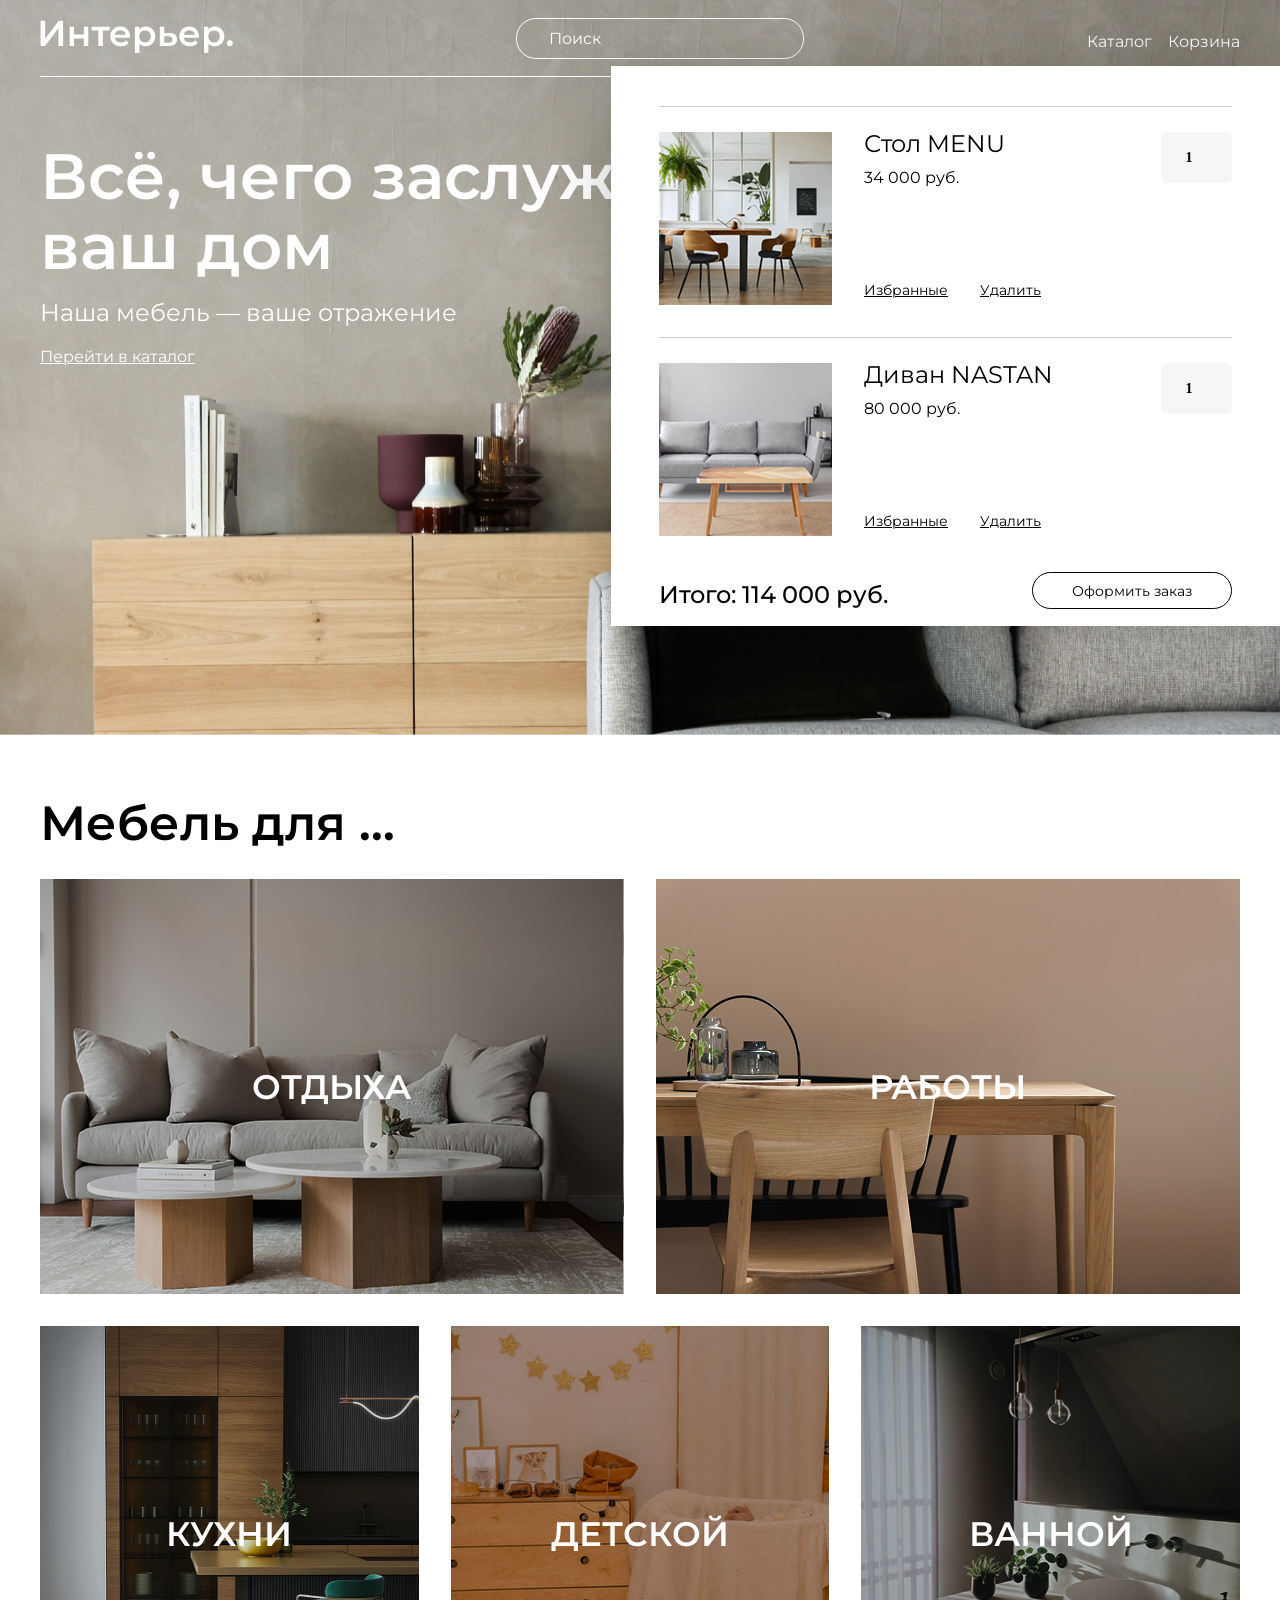
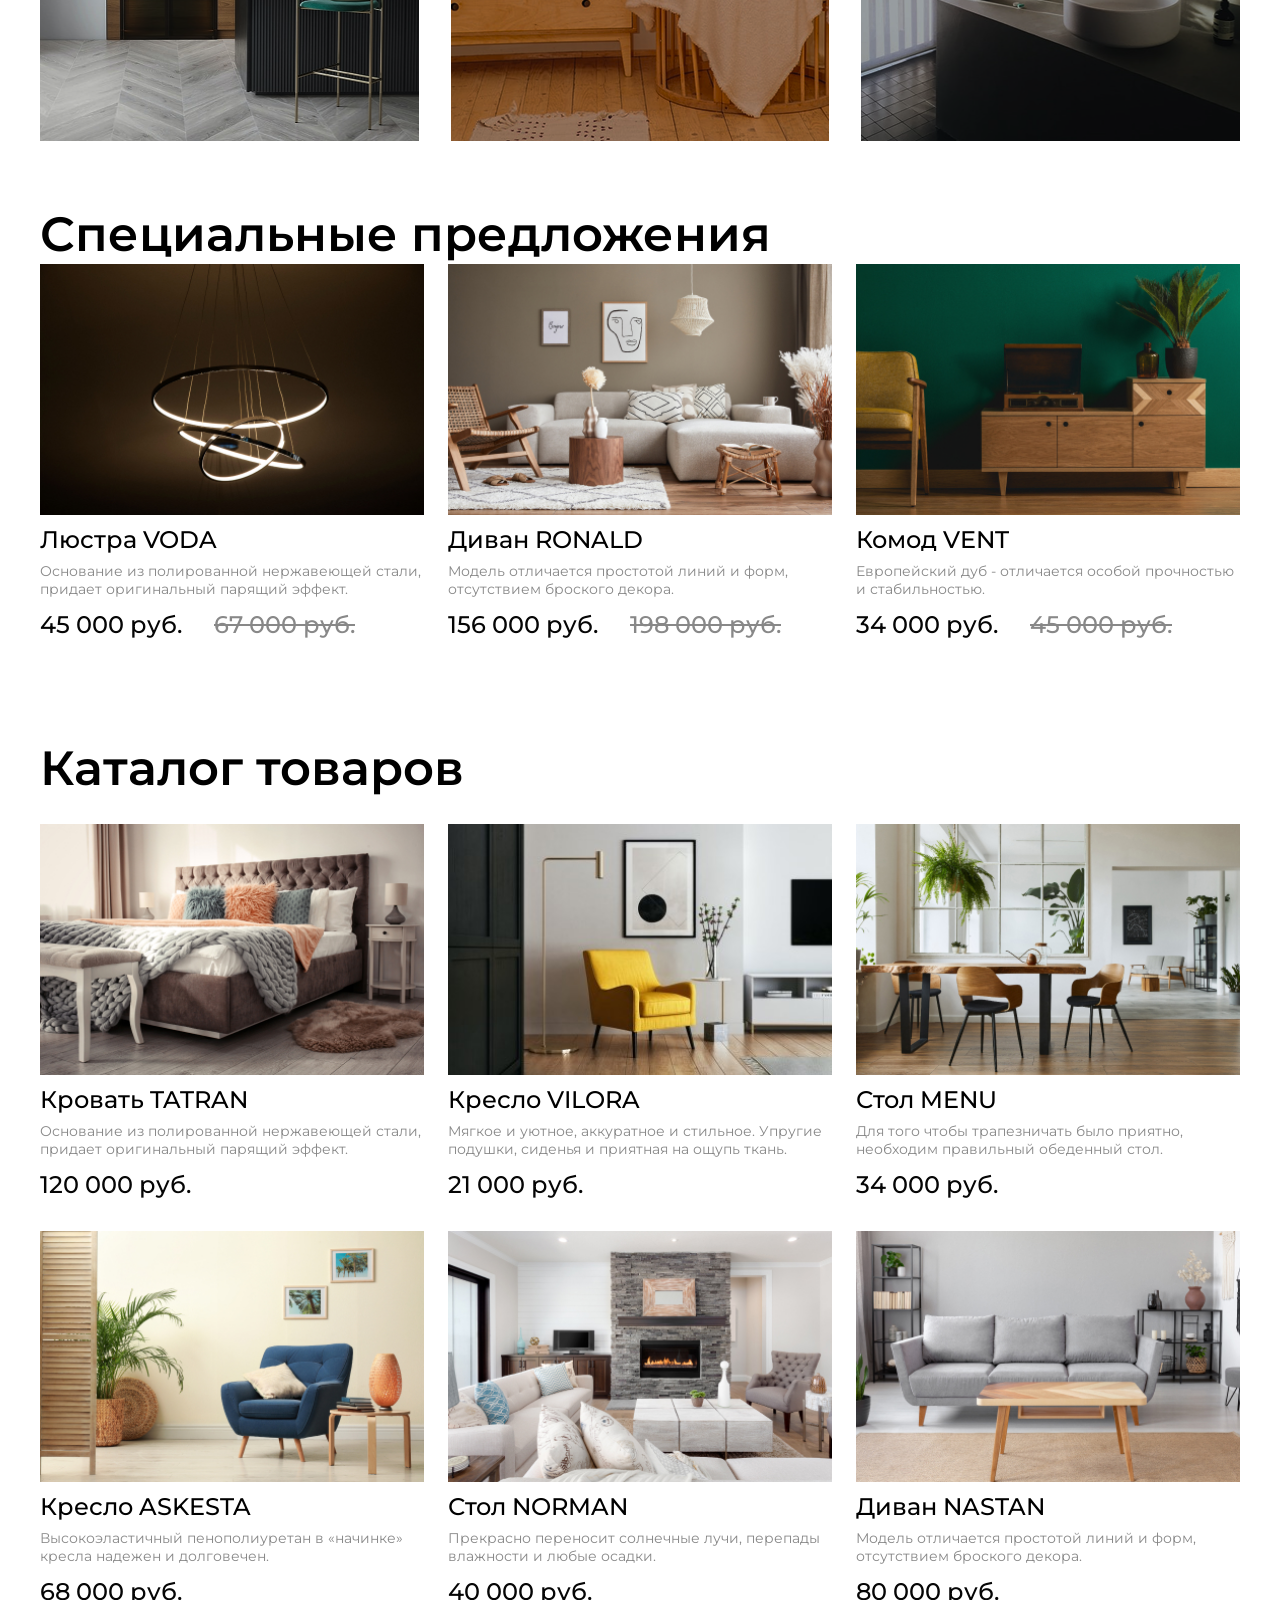
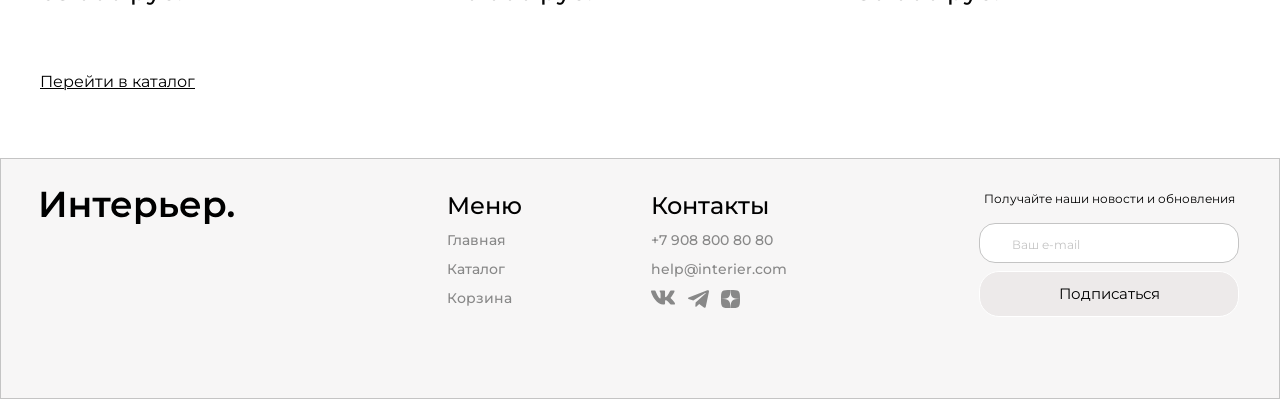
<file: index.html>
<!DOCTYPE html>
<html lang="en">
<head>
    <meta charset="UTF-8">
    <meta name="viewport" content="width=device-width, initial-scale=1.0">
    <title>Main</title>
    <link rel="preconnect" href="https://fonts.googleapis.com">
    <link rel="preconnect" href="https://fonts.gstatic.com" crossorigin>
    <link href="https://fonts.googleapis.com/css2?family=Montserrat:wght@100..900&display=swap" rel="stylesheet">
    <link rel="stylesheet" href="style.css">
</head>
<body>
    <div class="top center">
        <header class="header"> 
            <a class="logo" href="index.html"><img class="logo__img" src="./img/logo.svg" alt="logo"></a>
            <input class="header__input" type="text" placeholder="Поиск"> 
            <nav class="nav">
                <a href="catalog.html" class="nav__link">Каталог</a>
                <a href="bascet.html" class="nav__link nav__link-block">Корзина</a>
            </nav> 
            <div class="nav__container"> 
                <div class="cart__product">
                    <div class="cart__product-left">
                        <img src="./img/image 51.png" class="cart__product-img" alt="Нет изображения">
                        <div class="cart__product-description-nav">
                            <div class="cart__product-name">
                               <h2 class="cart__product-title">Стол MENU</h2>
                                <p class="cart__product-price">34 000 руб.</p>
                            </div>
                            <div class="cart__product-buttons">
                                <a href="#" class="cart__product-button">Избранные</a>
                                <a href="#" class="cart__product-button">Удалить</a>
                            </div>
                        </div>
                    </div>
                    <input type="number" value="1" min="1" class="cart__product-amount">
                </div>
                <div class="cart__product">
                    <div class="cart__product-left">
                        <img src="./img/image 51 (1).png" class="cart__product-img" alt="Нет изображения">
                        <div class="cart__product-description-nav">
                            <div class="cart__product-name">
                                <h2 class="cart__product-title">Диван NASTAN</h2>
                                <p class="cart__product-price">80 000 руб.</p> 
                            </div>
                            <div class="cart__product-buttons">
                                <a href="#" class="cart__product-button">Избранные</a>
                                <a href="#" class="cart__product-button">Удалить</a>
                            </div>
                        </div>
                    </div>
                    <input type="number" value="1" min="1" class="cart__product-amount">
                </div>
                <div class="cart__buttons-nav">
                    <p class="product__price">Итого: 114 000 руб.</p>
                    <button class="cart__button">Оформить заказ</button>
                </div>
            </div>
            <div class="menu-mob">
                <a href="#"><img class="menu-mob__img" src="./img/find.png"></img></a>
                <a href="catalog.html" class="menu-mob__img"><img class="menu-mob__img" src="./img/box.png"></a>
                <a href="bascet.html" class="menu-mob__img"><img class="menu-mob__img" src="./img/jam_shopping-cart.png"></a>
            </div>
        </header>
        <section class="top__content">
            <h1 class="top__title">Всё, чего заслуживает ваш дом</h1>
            <p class="top__subtitle">Наша мебель — ваше отражение</p>
            <a class="top__catalog-link" href="catalog.html">Перейти в каталог</a>
        </section>
    </div>
    <section class="for center">
        <h2 class="for__title">Мебель для ...</h2>
        <div class="for__box">
            <div class="for__item for__item-1 for__item-big">ОТДЫХА</div>
            <div class="for__item for__item-2 for__item-big">РАБОТЫ</div>
            <div class="for__item for__item-3">КУХНИ</div>
            <div class="for__item for__item-4">ДЕТСКОЙ</div>
            <div class="for__item for__item-5">ВАННОЙ</div>
        </div>
    </section>
    <section class="special-offers center">
        <h2  class="special-offers__title">Специальные предложения</h2>
        <div class="product__content">
            <article class="product__article"> 
                <img src="./img/Rectangle 22.jpg" alt="Люстра VODA" class="product__img">
                <h3 class="product__title">Люстра VODA</h3>
                <p class="product__description">Основание из полированной нержавеющей стали, придает оригинальный парящий эффект.</p>
                <div class="product__price-box">
                    <p class="product__price">45 000 руб.</p>
                    <p class="product__price_old">67 000 руб.</p>
                </div>
            </article>
            <article class="product__article"> 
                <img class="product__img" src="./img/Rectangle 23.jpg" alt="Диван RONALD">
                <h3 class="product__title">Диван RONALD</h3>
                <p class="product__description">Модель отличается простотой линий и форм, отсутствием броского декора.</p>
                <div class="product__price-box">
                    <p class="product__price">156 000 руб.</p>
                    <p class="product__price_old">198 000 руб.</p>
                </div>
            </article>
            <article class="product__article"> 
                <img class="product__img" src="./img/Rectangle 24.jpg" alt="Комод VENT">
                <h3 class="product__title">Комод VENT</h3>
                <p class="product__description">Европейский дуб - отличается особой прочностью и стабильностью.</p>
                <div class="product__price-box">
                    <p class="product__price">34 000 руб.</p>
                    <p class="product__price_old">45 000 руб.</p>
                </div>
            </article>
        </div>
    </section>
    <section class="catalog center">
        <h2  class="catalog__title">Каталог товаров</h2>
        <div class="product__content">
            <article class="product__article">
                <img class="product__img" src="./img/Rectangle 22 (1).jpg" alt="Нет изображения">
                <h3 class="product__title">Кровать TATRAN</h3>
                <p class="product__description">Основание из полированной нержавеющей стали, придает оригинальный парящий эффект.</p>
                <p class="product__price">120 000 руб.</p>
            </article> 
            <article class="product__article">
                <img class="product__img"src="./img/product1.png" alt="Нет изображения">
                <h3 class="product__title">Кресло VILORA</h3>
                <p class="product__description">Мягкое и уютное, аккуратное и стильное. Упругие подушки, сиденья и приятная на ощупь ткань.</p>
                <p class="product__price">21 000 руб.</p>
            </article>
            <article class="product__article">
                <img class="product__img" src="./img/Rectangle 24 (1).jpg" alt="Нет изображения">
                <h3 class="product__title">Стол MENU</h3>
                <p class="product__description">Для того чтобы трапезничать было приятно, необходим правильный обеденный стол.</p>
                <p class="product__price">34 000 руб.</p>
            </article>
            <article class="product__article">
                <img class="product__img" src="./img/Rectangle 22 (2).jpg" alt="Нет изображения">
                <h3 class="product__title">Кресло ASKESTA</h3>
                <p class="product__description">Высокоэластичный пенополиуретан в «начинке» кресла надежен и долговечен.</p>
                <p class="product__price">68 000 руб.</p>
            </article>
            <article class="product__article">
                <img class="product__img" src="./img/Rectangle 23 (1).jpg" alt="Нет изображения">
                <h3 class="product__title">Стол NORMAN</h3>
                <p class="product__description">Прекрасно переносит солнечные лучи, перепады влажности и любые осадки.</p>
                <p class="product__price">40 000 руб.</p>
            </article>
            <article class="product__article">
                <img class="product__img" src="./img/Rectangle 24 (2).jpg" alt="Нет изображения">
                <h3 class="product__title">Диван NASTAN</h3>
                <p class="product__description">Модель отличается простотой линий и форм, отсутствием броского декора.</p>
                <p class="product__price">80 000 руб.</p>
            </article>
        </div>
        <a href="catalog.html" class="new-catalog-link">Перейти в каталог</a>
    </section>
    <footer class="footer center">
        <img src="./img/logo1.svg" alt="logo" class="footer__logo">
        <div class="footer__content">
            <div class="footer__info">
                <nav class="footer__menu">
                    <h4 class="footer__menu-contacts">Меню</h4>
                    <a href="index.html" class="footer__links">Главная</a>
                    <a href="catalog.html" class="footer__links">Каталог</a>
                    <a href="bascet.html" class="footer__links">Корзина</a>
                </nav>
                <div class="footer__contacts">
                    <h4 class="footer__menu-contacts">Контакты</h4>
                    <a href="tel:+79088008080"  class="number">+7 908 800 80 80</a> <a href="mailto:help@interier.com" class="email">help@interier.com</a>
                    <div class="footer__contacts-logo">
                        <a href="sosh:vk.svg"><svg class="footer__icon" width="25" height="15" viewBox="0 0 25 15" fill="none" xmlns="http://www.w3.org/2000/svg">
                            <path fill-rule="evenodd" clip-rule="evenodd" d="M23.4813 1.4375C23.6473 0.891502 23.4813 0.489502 22.6863 0.489502H20.0613C19.3933 0.489502 19.0852 0.836502 18.9182 1.2195C18.9182 1.2195 17.5833 4.4155 15.6923 6.4915C15.0802 7.0935 14.8022 7.2845 14.4683 7.2845C14.3013 7.2845 14.0503 7.0935 14.0503 6.5465V1.4375C14.0503 0.781502 13.8663 0.489502 13.3103 0.489502H9.18225C8.76525 0.489502 8.51425 0.793502 8.51425 1.0825C8.51425 1.7035 9.46025 1.8475 9.55725 3.5955V7.3935C9.55725 8.2265 9.40425 8.3775 9.07025 8.3775C8.18025 8.3775 6.01525 5.1665 4.73025 1.4925C4.48125 0.777502 4.22925 0.489502 3.55825 0.489502H0.93125C0.18125 0.489502 0.03125 0.836502 0.03125 1.2195C0.03125 1.9015 0.92125 5.2895 4.17625 9.7705C6.34625 12.8305 9.40125 14.4895 12.1842 14.4895C13.8532 14.4895 14.0592 14.1215 14.0592 13.4865V11.1735C14.0592 10.4365 14.2172 10.2895 14.7463 10.2895C15.1363 10.2895 15.8033 10.4815 17.3612 11.9565C19.1413 13.7055 19.4342 14.4895 20.4363 14.4895H23.0613C23.8113 14.4895 24.1873 14.1215 23.9713 13.3935C23.7332 12.6695 22.8833 11.6185 21.7563 10.3715C21.1443 9.6615 20.2262 8.8965 19.9473 8.5135C19.5583 8.0225 19.6693 7.8035 19.9473 7.3665C19.9473 7.3665 23.1472 2.9405 23.4802 1.4375H23.4813Z" fill="#888888"/>
                            </svg>
                            </a> 
                        <a href="sosh:telegram.svg"><svg class="footer__icon" width="21" height="18" viewBox="0 0 21 18" fill="none" xmlns="http://www.w3.org/2000/svg">
                            <path d="M19.2957 0.363004L0.690684 7.57461C-0.0580144 7.91045 -0.311245 8.58298 0.509724 8.94798L5.28271 10.4727L16.8232 3.30353C17.4533 2.85347 18.0984 2.97348 17.5433 3.46858L7.63159 12.4893L7.32024 16.3069C7.60862 16.8964 8.13666 16.8991 8.47348 16.6061L11.2157 13.998L15.9122 17.533C17.003 18.1821 17.5965 17.7632 17.8312 16.5735L20.9117 1.91163C21.2315 0.447168 20.6861 -0.19809 19.2957 0.363004Z" fill="#888888"/>
                            </svg>
                            </a> 
                        <a href="sosh:dzen.svg"><svg class="footer__icon" width="19" height="18" viewBox="0 0 19 18" fill="none" xmlns="http://www.w3.org/2000/svg">
                            <path d="M11.3326 10.7357C9.83979 12.195 9.73122 14.0143 9.60229 18C13.5244 18 16.2319 17.9871 17.6298 16.7014C18.9869 15.3771 19.0005 12.69 19.0005 9.09643C14.7934 9.225 12.873 9.32143 11.3326 10.7357ZM0.00050354 9.09643C0.00050354 12.69 0.014075 15.3771 1.37122 16.7014C2.76907 17.9871 5.47657 18 9.39872 18C9.263 14.0143 9.16122 12.195 7.66836 10.7357C6.128 9.32143 4.20765 9.21857 0.00050354 9.09643ZM9.39872 0C5.48336 0 2.76907 0.0128571 1.37122 1.29857C0.014075 2.62286 0.00050354 5.31 0.00050354 8.90357C4.20765 8.775 6.128 8.67857 7.66836 7.26429C9.16122 5.805 9.26979 3.98571 9.39872 0ZM11.3326 7.26429C9.83979 5.805 9.73122 3.98571 9.60229 0C13.5244 0 16.2319 0.0128571 17.6298 1.29857C18.9869 2.62286 19.0005 5.31 19.0005 8.90357C14.7934 8.775 12.873 8.67857 11.3326 7.26429Z" fill="#888888"/>
                            </svg>
                            </a>
                    </div>
                </div>
            </div>
            <form class="footer__form">
                <p  class="news-updates">Получайте наши новости и обновления</p>
                <input type="email"  class="email-input" placeholder="Ваш e-mail">
                <button type="submit"  class="button-submit">Подписаться</button>
            </form>
        </div>
    </footer>
</body>
</html>
</file>
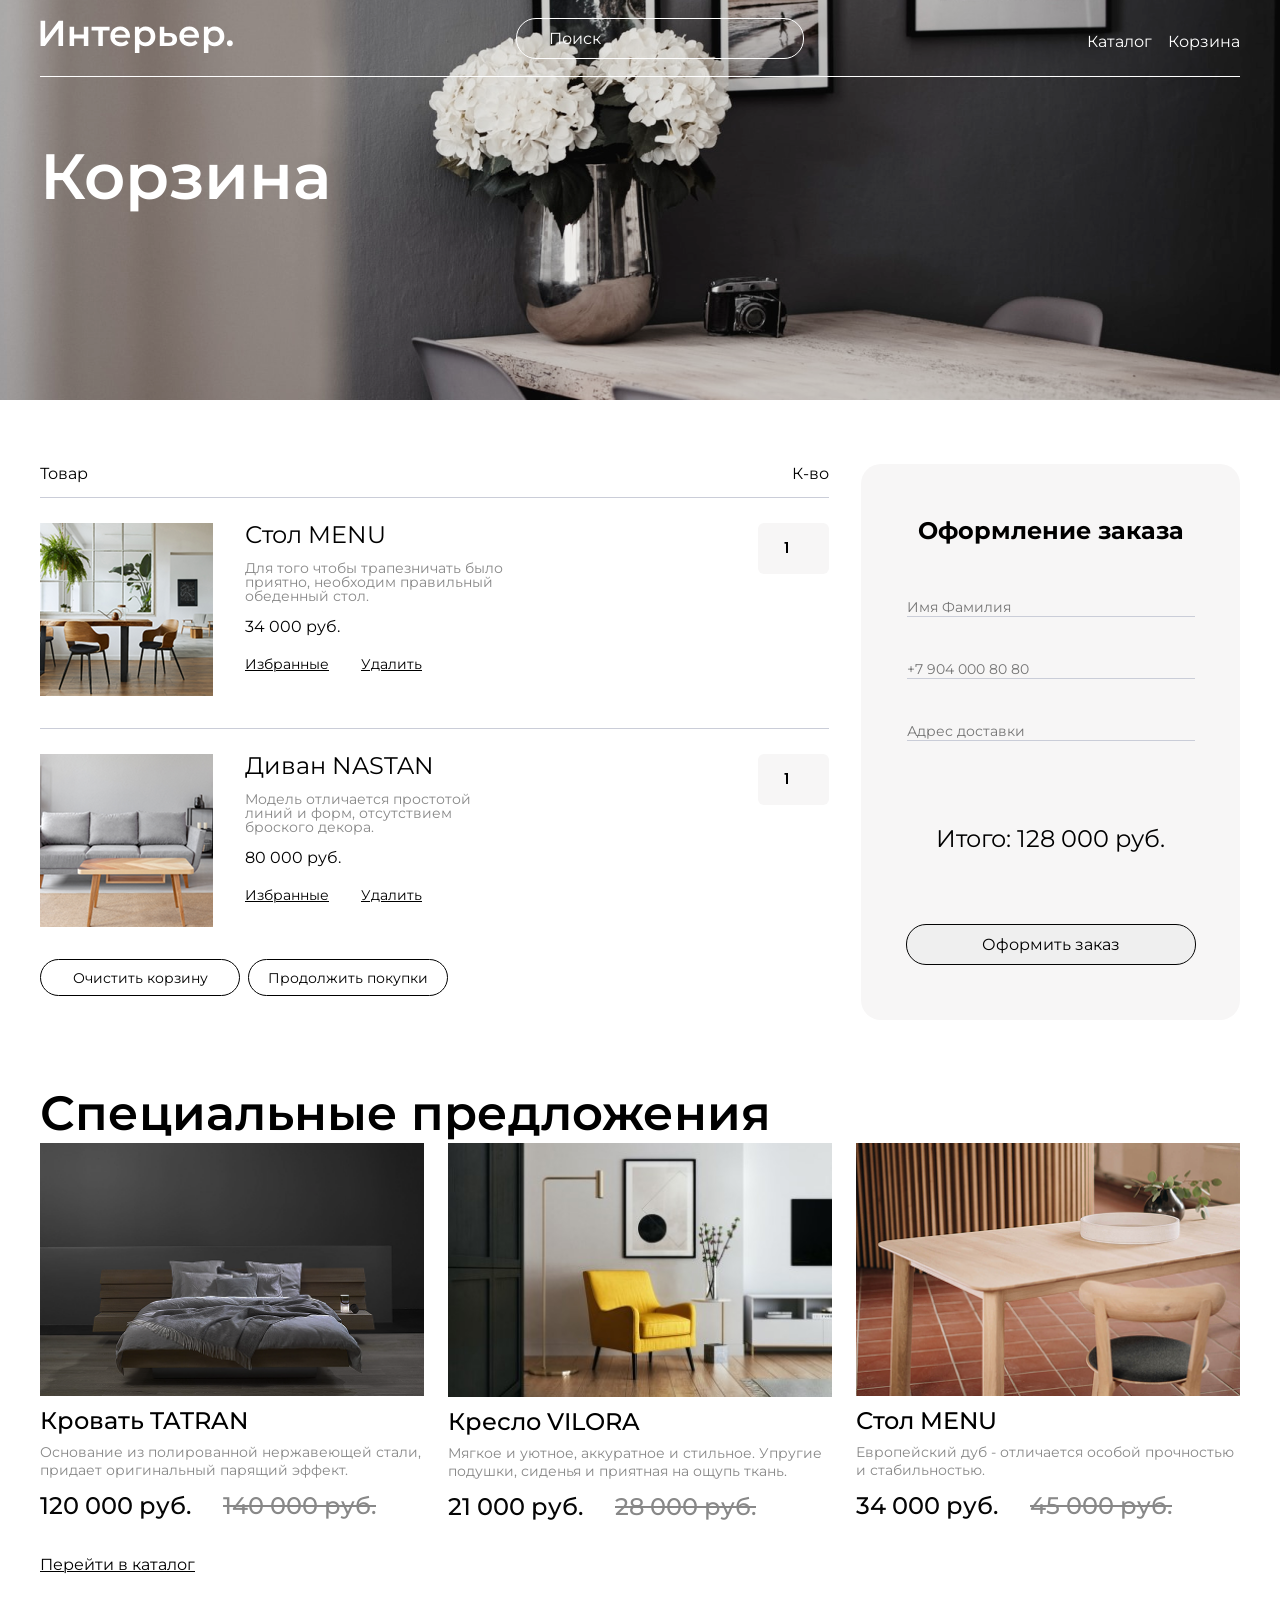
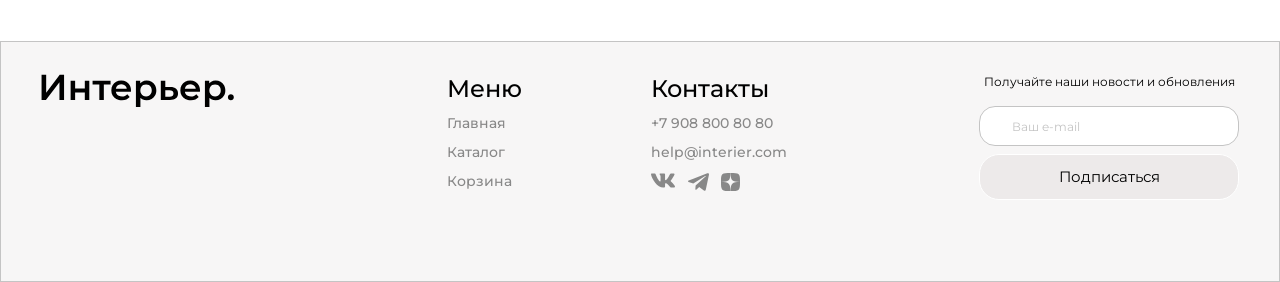
<file: bascet.html>
<!DOCTYPE html>
<html lang="en">
<head>
    <meta charset="UTF-8">
    <meta name="viewport" content="width=device-width, initial-scale=1.0">
    <title>Bascet</title>
    <link rel="preconnect" href="https://fonts.googleapis.com">
    <link rel="preconnect" href="https://fonts.gstatic.com" crossorigin>
    <link href="https://fonts.googleapis.com/css2?family=Poppins:wght@600&display=swap" rel="stylesheet">
    <link rel="preconnect" href="https://fonts.googleapis.com">
    <link rel="preconnect" href="https://fonts.gstatic.com" crossorigin>
    <link href="https://fonts.googleapis.com/css2?family=Montserrat:wght@100..900&display=swap" rel="stylesheet">
    <link rel="stylesheet" href="style.css">
</head>
<body>
    <div class="bascet-top center">
        <header class="header"> 
            <a class="logo" href="index.html"><img class="logo__img" src="./img/logo.svg" alt="logo"></a>
            <input class="header__input" type="text" placeholder="Поиск"> 
            <nav class="nav">
                <a href="catalog.html" class="nav__link">Каталог</a>
                <a href="bascet.html" class="nav__link">Корзина</a>
            </nav> 
            <div class="menu-mob">
                <a href="#"><img class="menu-mob__img" src="./img/find.png"></img></a>
                <a href="catalog.html" class="menu-mob__img"><img class="menu-mob__img" src="./img/box.png"></a>
                <a href="bascet.html" class="menu-mob__img"><img class="menu-mob__img" src="./img/jam_shopping-cart.png"></a>
            </div> 
        </header>
        <section class="top__content">
            <h1 class="top__title">Корзина</h1>
        </section>
    </div>
    <section class="cart center">
        <div class="cart__input">
            <div class="cart__input-top">
                <p class="cart__input-top1">Товар</p>
                <p class="cart__input-top2">К-во</p>
            </div>
            <div class="cart__product">
                <div class="cart__product-left">
                    <img src="./img/image 51.png" class="cart__product-img" alt="Нет изображения">
                    <div class="cart__product-descriptions">
                        <h2 class="cart__product-title">Стол MENU</h2>
                        <p class="cart__product-description">Для того чтобы трапезничать было приятно, необходим правильный обеденный стол.</p>
                        <p class="cart__product-price">34 000 руб.</p>
                        <div class="cart__product-buttons">
                            <a href="#" class="cart__product-button">Избранные</a>
                            <a href="#" class="cart__product-button">Удалить</a>
                        </div>
                    </div>
                </div>
                <input type="number" value="1" min="1" class="cart__product-amount">
            </div>
            <div class="cart__product">
                <div class="cart__product-left">
                    <img src="./img/image 51 (1).png" class="cart__product-img" alt="Нет изображения">
                    <div class="cart__product-descriptions">
                        <h2 class="cart__product-title">Диван NASTAN</h2>
                        <p class="cart__product-description">Модель отличается простотой линий и форм, отсутствием броского декора.</p>
                        <p class="cart__product-price">80 000 руб.</p>
                        <div class="cart__product-buttons">
                            <a href="#" class="cart__product-button">Избранные</a>
                            <a href="#" class="cart__product-button">Удалить</a>
                        </div>
                    </div>
                </div>
                <input type="number" value="1" min="1" class="cart__product-amount">
            </div>
            <div class="cart__buttons">
                <button class="cart__button">Очистить корзину</button>
                <button class="cart__button-next">Продолжить покупки</button>
            </div>
        </div>
        <div class="cart__order">
            <h2 class="cart__order-title">Оформление заказа</h2>
            <div class="cart__order-input">
                <input type="text" class="cart__order-info" placeholder="Имя Фамилия">
                <input type="tel" class="cart__order-info" placeholder="+7 904 000 80 80">
                <input type="text" class="cart__order-info" placeholder="Адрес доставки">
            </div>
            <p class="cart__order-price">Итого: 128 000 руб.</p>
            <button type="button" class="cart__order-button">Оформить заказ</button>
        </div>
    </section>
    <section class="special-offers center">
        <h2 class="special-offers__title">Специальные предложения</h2>
        <div class="product__content">
            <article class="product__article">
                <img src="./img/Rectangle 22.png" alt="Нет изображения">
                <h3 class="product__title">Кровать TATRAN</h3>
                <p class="product__description">Основание из полированной нержавеющей стали, придает оригинальный парящий эффект.</p>
                <div class="product__price-box">
                    <p class="product__price">120 000 руб.</p>
                    <p class="product__price_old">140 000 руб.</p>
                </div>
            </article>
            <article class="product__article">
                <img src="./img/product1.png" alt="Нет изображения">
                <h3 class="product__title">Кресло VILORA</h3>
                <p class="product__description">Мягкое и уютное, аккуратное и стильное. Упругие подушки, сиденья и приятная на ощупь ткань.</p>
                <div class="product__price-box">
                    <p class="product__price">21 000 руб.</p>
                    <p class="product__price_old">28 000 руб.</p>
                </div>
            </article>
            <article class="product__article">
                <img src="./img/Rectangle 24.png" alt="Нет изображения">
                <h3 class="product__title">Стол MENU</h3>
                <p class="product__description">Европейский дуб - отличается особой прочностью и стабильностью.</p>
                <div class="product__price-box">
                    <p class="product__price">34 000 руб.</p>
                    <p class="product__price_old">45 000 руб.</p>
                </div>
            </article>
        </div>
        <a href="catalog.html" class="new-catalog-link">Перейти в каталог</a>
    </section>
    <footer class="footer center">
        <img src="./img/logo1.svg" alt="logo" class="footer__logo">
        <div class="footer__content">
            <div class="footer__info">
                <nav class="footer__menu">
                    <h4 class="footer__menu-contacts">Меню</h4>
                    <a href="index.html" class="footer__links">Главная</a>
                    <a href="catalog.html" class="footer__links">Каталог</a>
                    <a href="bascet.html" class="footer__links">Корзина</a>
                </nav>
                <div class="footer__contacts">
                    <h4 class="footer__menu-contacts">Контакты</h4>
                    <a href="tel:+79088008080" class="number">+7 908 800 80 80</a>
                    <a href="mailto:help@interier.com" class="email">help@interier.com</a>
                    <div class="footer__contacts-logo">
                        <a href="sosh:vk.svg"><svg class="footer__icon" width="25" height="15" viewBox="0 0 25 15" fill="none" xmlns="http://www.w3.org/2000/svg">
                            <path fill-rule="evenodd" clip-rule="evenodd" d="M23.4813 1.4375C23.6473 0.891502 23.4813 0.489502 22.6863 0.489502H20.0613C19.3933 0.489502 19.0852 0.836502 18.9182 1.2195C18.9182 1.2195 17.5833 4.4155 15.6923 6.4915C15.0802 7.0935 14.8022 7.2845 14.4683 7.2845C14.3013 7.2845 14.0503 7.0935 14.0503 6.5465V1.4375C14.0503 0.781502 13.8663 0.489502 13.3103 0.489502H9.18225C8.76525 0.489502 8.51425 0.793502 8.51425 1.0825C8.51425 1.7035 9.46025 1.8475 9.55725 3.5955V7.3935C9.55725 8.2265 9.40425 8.3775 9.07025 8.3775C8.18025 8.3775 6.01525 5.1665 4.73025 1.4925C4.48125 0.777502 4.22925 0.489502 3.55825 0.489502H0.93125C0.18125 0.489502 0.03125 0.836502 0.03125 1.2195C0.03125 1.9015 0.92125 5.2895 4.17625 9.7705C6.34625 12.8305 9.40125 14.4895 12.1842 14.4895C13.8532 14.4895 14.0592 14.1215 14.0592 13.4865V11.1735C14.0592 10.4365 14.2172 10.2895 14.7463 10.2895C15.1363 10.2895 15.8033 10.4815 17.3612 11.9565C19.1413 13.7055 19.4342 14.4895 20.4363 14.4895H23.0613C23.8113 14.4895 24.1873 14.1215 23.9713 13.3935C23.7332 12.6695 22.8833 11.6185 21.7563 10.3715C21.1443 9.6615 20.2262 8.8965 19.9473 8.5135C19.5583 8.0225 19.6693 7.8035 19.9473 7.3665C19.9473 7.3665 23.1472 2.9405 23.4802 1.4375H23.4813Z" fill="#888888"/>
                            </svg>
                            </a> 
                        <a href="sosh:telegram.svg"><svg class="footer__icon" width="21" height="18" viewBox="0 0 21 18" fill="none" xmlns="http://www.w3.org/2000/svg">
                            <path d="M19.2957 0.363004L0.690684 7.57461C-0.0580144 7.91045 -0.311245 8.58298 0.509724 8.94798L5.28271 10.4727L16.8232 3.30353C17.4533 2.85347 18.0984 2.97348 17.5433 3.46858L7.63159 12.4893L7.32024 16.3069C7.60862 16.8964 8.13666 16.8991 8.47348 16.6061L11.2157 13.998L15.9122 17.533C17.003 18.1821 17.5965 17.7632 17.8312 16.5735L20.9117 1.91163C21.2315 0.447168 20.6861 -0.19809 19.2957 0.363004Z" fill="#888888"/>
                            </svg>
                            </a> 
                        <a href="sosh:dzen.svg"><svg class="footer__icon" width="19" height="18" viewBox="0 0 19 18" fill="none" xmlns="http://www.w3.org/2000/svg">
                            <path d="M11.3326 10.7357C9.83979 12.195 9.73122 14.0143 9.60229 18C13.5244 18 16.2319 17.9871 17.6298 16.7014C18.9869 15.3771 19.0005 12.69 19.0005 9.09643C14.7934 9.225 12.873 9.32143 11.3326 10.7357ZM0.00050354 9.09643C0.00050354 12.69 0.014075 15.3771 1.37122 16.7014C2.76907 17.9871 5.47657 18 9.39872 18C9.263 14.0143 9.16122 12.195 7.66836 10.7357C6.128 9.32143 4.20765 9.21857 0.00050354 9.09643ZM9.39872 0C5.48336 0 2.76907 0.0128571 1.37122 1.29857C0.014075 2.62286 0.00050354 5.31 0.00050354 8.90357C4.20765 8.775 6.128 8.67857 7.66836 7.26429C9.16122 5.805 9.26979 3.98571 9.39872 0ZM11.3326 7.26429C9.83979 5.805 9.73122 3.98571 9.60229 0C13.5244 0 16.2319 0.0128571 17.6298 1.29857C18.9869 2.62286 19.0005 5.31 19.0005 8.90357C14.7934 8.775 12.873 8.67857 11.3326 7.26429Z" fill="#888888"/>
                            </svg>
                            </a>
                    </div>
                </div>
            </div>
            <form class="footer__form">
                <p class="news-updates">Получайте наши новости и обновления</p>
                <input type="email" class="email-input" placeholder="Ваш e-mail">
                <button type="submit" class="button-submit">Подписаться</button>
            </form>
        </footer>
</body>
</html>
</file>
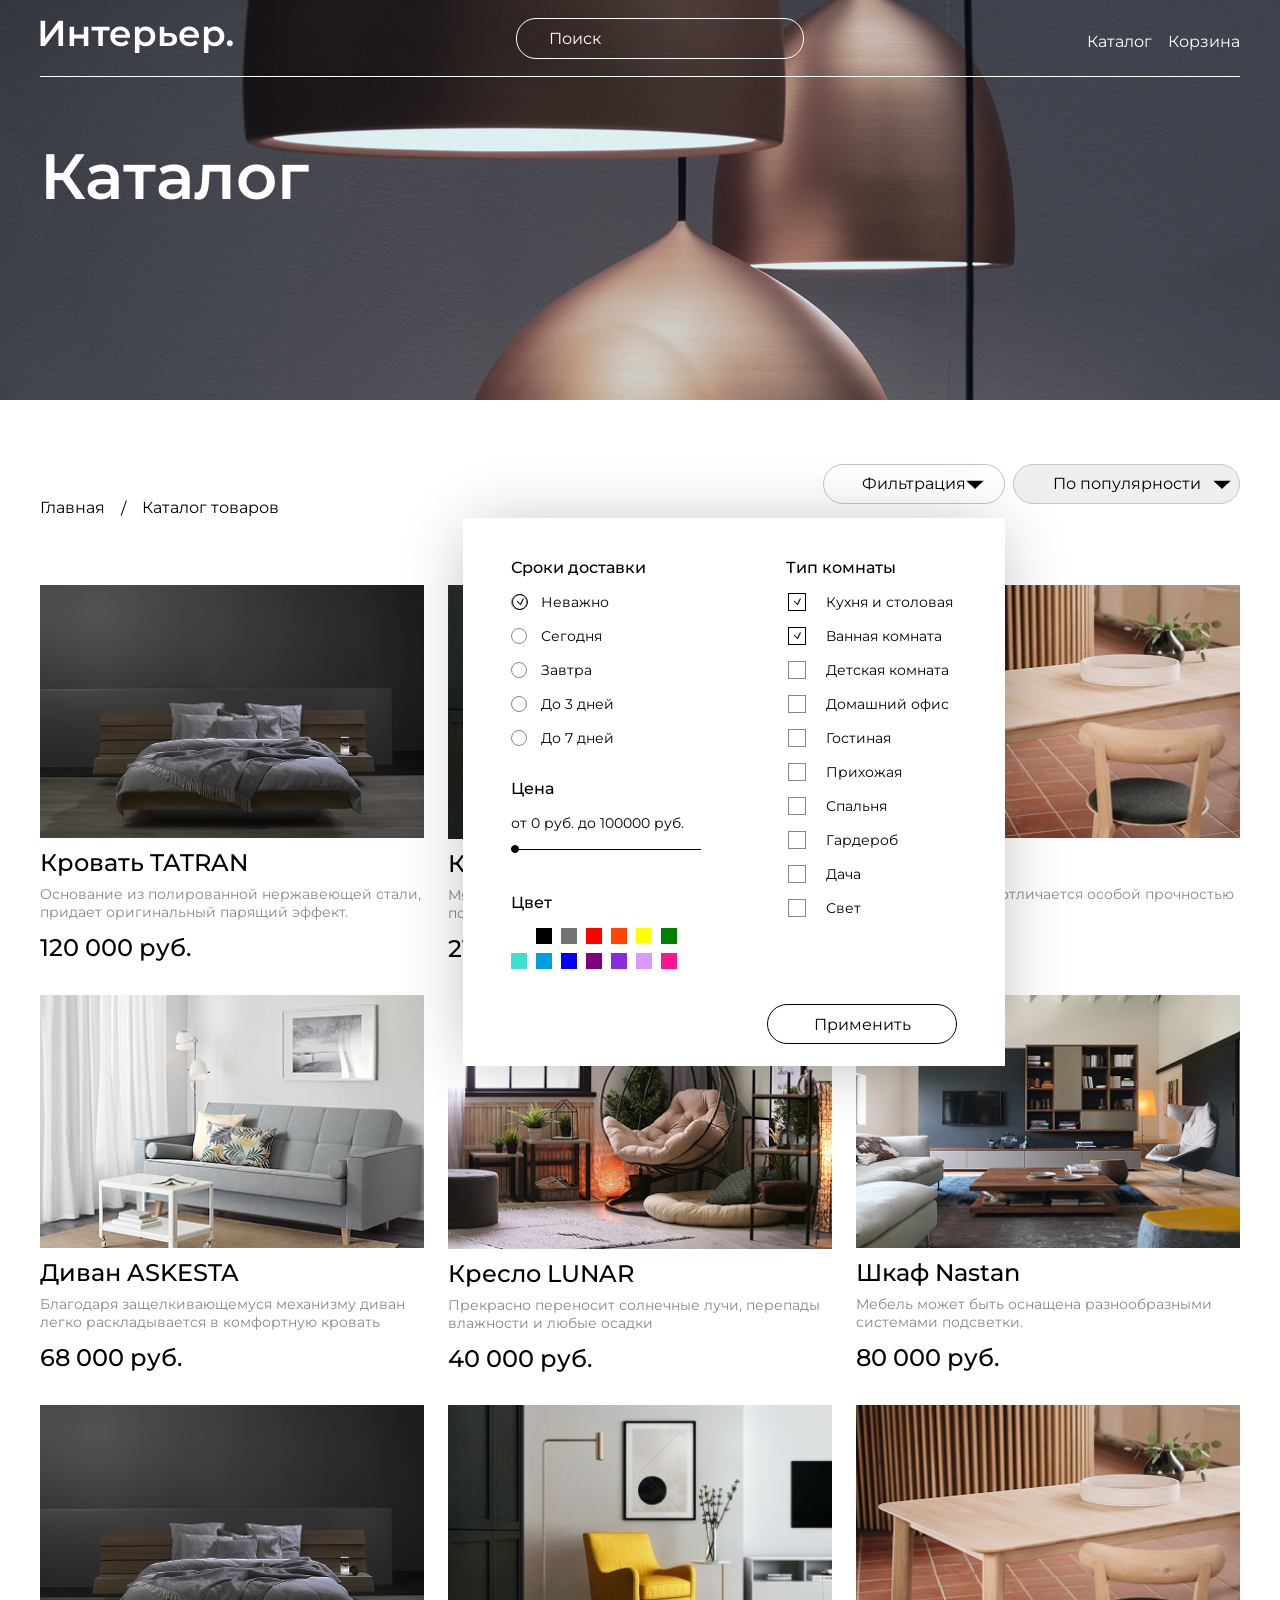
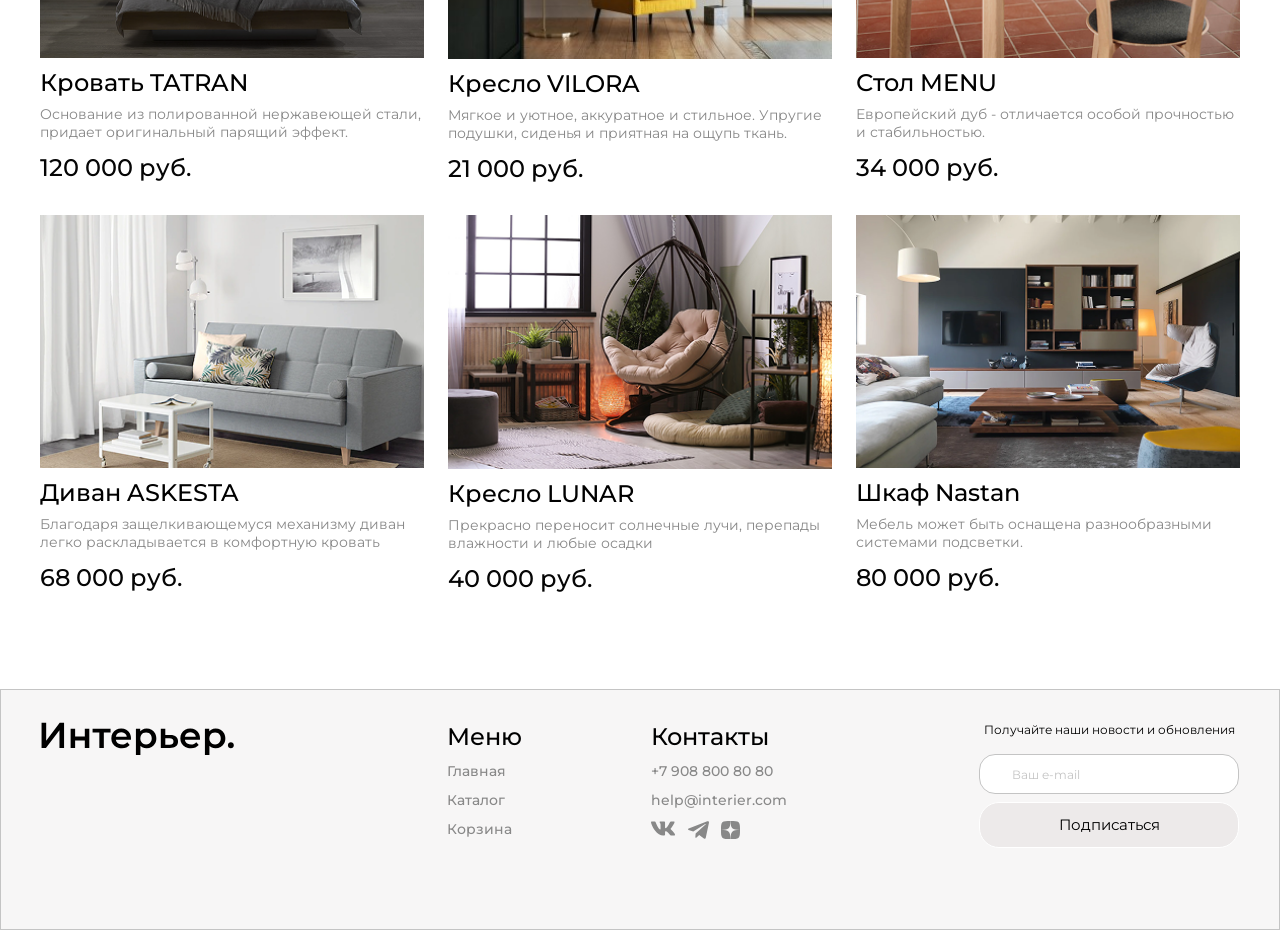
<file: catalog.html>
<!DOCTYPE html>
<html lang="en">
<head>
    <meta charset="UTF-8">
    <meta name="viewport" content="width=device-width, initial-scale=1.0">
    <title>Document</title>
    <link rel="preconnect" href="https://fonts.googleapis.com">
    <link rel="preconnect" href="https://fonts.gstatic.com" crossorigin>
    <link href="https://fonts.googleapis.com/css2?family=Montserrat:wght@100..900&display=swap" rel="stylesheet">
    <link rel="stylesheet" href="style.css">
</head>
<body>
    <div class="catalog-top center">
        <header class="header"> 
            <a class="logo" href="index.html"><img class="logo__img" src="./img/logo.svg" alt="logo"></a>
            <input class="header__input" type="text" placeholder="Поиск"> 
            <nav class="nav">
                <a href="catalog.html" class="nav__link">Каталог</a>
                <a href="bascet.html" class="nav__link">Корзина</a>
            </nav>
            <div class="menu-mob">
                <a href="#"><img class="menu-mob__img" src="./img/find.png"></img></a>
                <a href="catalog.html" class="menu-mob__img"><img class="menu-mob__img" src="./img/box.png"></a>
                <a href="bascet.html" class="menu-mob__img"><img class="menu-mob__img" src="./img/jam_shopping-cart.png"></a>
            </div> 
        </header>
        <h1 class="top__title">Каталог</h1>
    </div>
    <div class="nav-filter center">
        <div class="nav">
            <a href="index.html" class="nav__links">Главная</a>
            <p>/</p>
            <a href="catalog.html" class="nav__links">Каталог товаров</a>
        </div>
        <div class="filters">
            <div class="container">
                <div class="filter-button-wrapper">
                    <button class="filter-button">Фильтрация</button>
                    <form class="filtering-form" action="#" method="get">
                        <div class="filtering-form__content-wrapper">
                            <fieldset class="filtering-form__fieldset">
                                <legend class="filtering-form__legend">Сроки доставки</legend>
                                <div class="radio">
                                    <input class="radio__input showed" type="radio" id="any" name="time" value="any" checked />
                                    <label class="radio__label" for="any">Неважно</label>
                                </div>
                                <div class="radio">
                                    <input class="radio__input showed" type="radio" id="today" name="time" value="today" />
                                    <label class="radio__label" for="today">Сегодня</label>
                                </div>
                                <div class="radio">
                                    <input class="radio__input showed" type="radio" id="tomorrow" name="time" value="tomorrow" />
                                    <label class="radio__label" for="tomorrow">Завтра</label>
                                </div>
                                <div class="radio">
                                    <input class="radio__input showed" type="radio" id="three-days" name="time" value="three-days" />
                                    <label class="radio__label" for="three-days">До 3 дней</label>
                                </div>
                                <div class="radio">
                                    <input class="radio__input showed" type="radio" id="seven-days" name="time" value="seven-days" />
                                    <label class="radio__label" for="seven-days">До 7 дней</label>
                                </div>
                            </fieldset>
                            <fieldset class="filtering-form__fieldset">
                                <legend class="filtering-form__legend">Цена</legend>
                                <div class="range">
                                    <label class="range__label" for="price-range">от 0 руб. до 100000 руб.</label>
                                    <div class="range__slider">
                                        <input class="range__input" name="range_1" type="range" min="1" max="100000" value="1" />
                                    </div>
                                </div>
                            </fieldset>
                            <fieldset class="filtering-form__fieldset">
                                <legend class="filtering-form__legend">Цвет</legend>
                                <div class="color-options">
                                    <div class="color-options__label-white">
                                        <input class="color-options__input" type="checkbox" id="color-white"/>
                                        <label class="color-options__label color-options__label-white" for="color-white"></label>
                                    </div>
                                    <div class=color-options__label-black">
                                        <input class="color-options__input" type="checkbox" id="color-black"/>
                                        <label class="color-options__label color-options__label-black" for="color-black"></label>
                                    </div>
                                    <div class="color-options__label-gray">
                                        <input class="color-options__input" type="checkbox" id="color-gray"/>
                                        <label class="color-options__label color-options__label-gray" for="color-gray"></label>
                                    </div>
                                    <div class="color-options__label-red">
                                        <input class="color-options__input" type="checkbox" id="color-red"/>
                                        <label class="color-options__label color-options__label-red" for="color-red"></label>
                                    </div>
                                    <div class="color-options__label-orange">
                                        <input class="color-options__input" type="checkbox" id="color-orange"/>
                                        <label class="color-options__label color-options__label-orange" for="color-orange"></label>
                                    </div>
                                    <div class="color-options__label-yellow">
                                        <input class="color-options__input" type="checkbox" id="color-yellow"/>
                                        <label class="color-options__label checkbox__label-yellow" for="color-yellow"></label>
                                    </div>
                                    <div class="color-options__label-green">
                                        <input class="color-options__input" type="checkbox" id="color-green"/>
                                        <label class="color-options__label color-options__label-green" for="color-green"></label>
                                    </div>
                                    <div class="color-options__label-cyan">
                                        <input class="color-options__input" type="checkbox" id="color-cyan"/>
                                        <label class="color-options__label color-options__label-cyan" for="color-cyan"></label>
                                    </div>
                                    <div class="color-options__label-light-blue">
                                        <input class="color-options__input" type="checkbox" id="light-blue"/>
                                        <label class="color-options__label color-options__label-light-blue" for="light-blue"></label>
                                    </div>
                                    <div class="color-options__label-blue">
                                        <input class="color-options__input" type="checkbox" id="color-blue"/>
                                        <label class="color-options__label color-options__label-blue" for="color-blue"></label>
                                    </div>
                                    <div class="color-options__label-purple">
                                        <input class="color-options__input" type="checkbox" id="color-purple"/>
                                        <label class="color-options__label color-options__label-purple" for="color-purple"></label>
                                    </div>
                                    <div class="color-options__label-violet">
                                        <input class="color-options__input" type="checkbox" id="color-violet"/>
                                        <label class="color-options__label color-options__label-violet" for="color-violet"></label>
                                    </div>
                                    <div class="color-options__label-lavender">
                                        <input class="color-options__input" type="checkbox" id="color-lavender"/>
                                        <label class="color-options__label color-options__label-lavender" for="color-lavender"></label>
                                    </div>
                                    <div class="color-options__label-pink">
                                        <input class="color-options__input" type="checkbox" id="color-pink"/>
                                        <label class="color-options__label color-options__label-pink" for="color-pink"></label>
                                    </div>
                                </div>
                            </fieldset>
                            <fieldset class="filtering-form__box filtering-form__box--type">
                                <legend class="filtering-form__legend">Тип комнаты</legend>
                                <div class="box">
                                    <input class="box__input showed" type="checkbox" id="kitchen" name="room-type" value="kitchen" checked />
                                    <label class="box__label" for="kitchen">Кухня и столовая</label>
                                </div>
                                <div class="box">
                                    <input class="box__input showed" type="checkbox" id="bathroom" name="room-type" value="bathroom" checked />
                                    <label class="box__label" for="bathroom">Ванная комната</label>
                                </div>
                                <div class="box">
                                    <input class="box__input showed" type="checkbox" id="kids-room" name="room-type" value="kids-room" />
                                    <label class="box__label" for="kids-room">Детская комната</label>
                                </div>
                                <div class="box">
                                    <input class="box__input showed" type="checkbox" id="office" name="room-type" value="office" />
                                    <label class="box__label" for="office">Домашний офис</label>
                                </div>
                                <div class="box">
                                    <input class="box__input showed" type="checkbox" id="living-room" name="room-type" value="living-room" />
                                    <label class="box__label" for="living-room">Гостиная</label>
                                </div>
                                <div class="box">
                                    <input class="box__input showed" type="checkbox" id="hall" name="room-type" value="hall" />
                                    <label class="box__label" for="hall">Прихожая</label>
                                </div>
                                <div class="box">
                                    <input class="box__input showed" type="checkbox" id="bedroom" name="room-type" value="bedroom" />
                                    <label class="box__label" for="bedroom">Спальня</label>
                                </div>
                                <div class="box">
                                    <input class="box__input showed" type="checkbox" id="wardrobe" name="room-type" value="wardrobe" />
                                    <label class="box__label" for="wardrobe">Гардероб</label>
                                </div>
                                <div class="box">
                                    <input class="box__input showed" type="checkbox" id="country-house" name="room-type" value="country-house" />
                                    <label class="box__label" for="country-house">Дача</label>
                                </div>
                                <div class="box">
                                    <input class="box__input showed" type="checkbox" id="light" name="room-type" value="light" />
                                    <label class="box__label" for="light">Свет</label>
                                </div>
                            </fieldset>
                        </div>
                        <button type="submit" class="filtering-form__button button">
                        Применить
                        </button>
                    </form>
                </div>
            </div>
            <select class="sorting">
                <option>По популярности</option>
                <option>Сперва новые</option>
                <option>Сперва старые</option>
            </select>
        </div>
    </div>
    <div class="catalog center"> 
        <div class="product__content">
            <article class="product__article">
                <img src="./img/Rectangle 22.png" alt="Нет изображения">
                <h3 class="product__title">Кровать TATRAN</h3>
                <p class="product__description">Основание из полированной нержавеющей стали, придает оригинальный парящий эффект.</p>
                <p class="product__price">120 000 руб.</p>
            </article>
            <article class="product__article">
                <img src="./img/product1.png" alt="Нет изображения">
                <h3 class="product__title">Кресло VILORA</h3>
                <p class="product__description">Мягкое и уютное, аккуратное и стильное. Упругие подушки, сиденья и приятная на ощупь ткань.</p>
                <p class="product__price">21 000 руб.</p>
            </article>
            <article class="product__article">
                <img src="./img/Rectangle 24.png" alt="Нет изображения">
                <h3 class="product__title">Стол MENU</h3>
                <p class="product__description">Европейский дуб - отличается особой прочностью и стабильностью.</p>
                <p class="product__price">34 000 руб.</p>
            </article>
            <article class="product__article">
                <img src="./img/Rectangle 22 (1).png" alt="Нет изображения">
                <h3 class="product__title">Диван ASKESTA</h3>
                <p class="product__description">Благодаря защелкивающемуся механизму диван легко раскладывается в комфортную кровать</p>
                <p class="product__price">68 000 руб.</p>
            </article>
            <article class="product__article">
                <img src="./img/Rectangle 23.png" alt="Нет изображения">
                <h3 class="product__title">Кресло LUNAR</h3>
                <p class="product__description">Прекрасно переносит солнечные лучи, перепады влажности и любые осадки</p>
                <p class="product__price">40 000 руб.</p>
            </article>
            <article class="product__article">
                <img src="./img/Rectangle 24 (1).png" alt="Нет изображения">
                <h3 class="product__title">Шкаф Nastan</h3>
                <p class="product__description">Мебель может быть оснащена разнообразными системами подсветки.</p>
                <p class="product__price">80 000 руб.</p>
            </article>
            <article class="product__article">
                <img src="./img/Rectangle 22.png" alt="Нет изображения">
                <h3 class="product__title">Кровать TATRAN</h3>
                <p class="product__description">Основание из полированной нержавеющей стали, придает оригинальный парящий эффект.</p>
                <p class="product__price">120 000 руб.</p>
            </article>
            <article class="product__article">
                <img src="./img/product1.png" alt="Нет изображения">
                <h3 class="product__title">Кресло VILORA</h3>
                <p class="product__description">Мягкое и уютное, аккуратное и стильное. Упругие подушки, сиденья и приятная на ощупь ткань.</p>
                <p class="product__price">21 000 руб.</p>
            </article><article class="product__article">
                <img src="./img/Rectangle 24.png" alt="Нет изображения">
                <h3 class="product__title">Стол MENU</h3>
                <p class="product__description">Европейский дуб - отличается особой прочностью и стабильностью.</p>
                <p class="product__price">34 000 руб.</p>
            </article><article class="product__article">
                <img src="./img/Rectangle 22 (1).png" alt="Нет изображения">
                <h3 class="product__title">Диван ASKESTA</h3>
                <p class="product__description">Благодаря защелкивающемуся механизму диван легко раскладывается в комфортную кровать</p>
                <p class="product__price">68 000 руб.</p>
            </article><article class="product__article">
                <img src="./img/Rectangle 23.png" alt="Нет изображения">
                <h3 class="product__title">Кресло LUNAR</h3>
                <p class="product__description">Прекрасно переносит солнечные лучи, перепады влажности и любые осадки</p>
                <p class="product__price">40 000 руб.</p>
            </article><article class="product__article">
                <img src="./img/Rectangle 24 (1).png" alt="Нет изображения">
                <h3 class="product__title">Шкаф Nastan</h3>
                <p class="product__description">Мебель может быть оснащена разнообразными системами подсветки.</p>
                <p class="product__price">80 000 руб.</p>
            </article>
        </div>
    </div>
    <footer class="footer center">
        <img src="./img/logo1.svg" alt="logo" class="footer__logo">
        <div class="footer__content">
            <div class="footer__info">
                <nav class="footer__menu">
                    <h4 class="footer__menu-contacts">Меню</h4>
                    <a href="index.html" class="footer__links">Главная</a>
                    <a href="catalog.html" class="footer__links">Каталог</a>
                    <a href="bascet.html" class="footer__links">Корзина</a>
                </nav>
                <div class="footer__contacts">
                    <h4 class="footer__menu-contacts">Контакты</h4>
                    <a href="tel:+79088008080"  class="number">+7 908 800 80 80</a> <a href="mailto:help@interier.com" class="email">help@interier.com</a>
                    <div class="footer__contacts-logo">
                        <a href="sosh:vk.svg"><svg class="footer__icon" width="25" height="15" viewBox="0 0 25 15" fill="none" xmlns="http://www.w3.org/2000/svg">
                            <path fill-rule="evenodd" clip-rule="evenodd" d="M23.4813 1.4375C23.6473 0.891502 23.4813 0.489502 22.6863 0.489502H20.0613C19.3933 0.489502 19.0852 0.836502 18.9182 1.2195C18.9182 1.2195 17.5833 4.4155 15.6923 6.4915C15.0802 7.0935 14.8022 7.2845 14.4683 7.2845C14.3013 7.2845 14.0503 7.0935 14.0503 6.5465V1.4375C14.0503 0.781502 13.8663 0.489502 13.3103 0.489502H9.18225C8.76525 0.489502 8.51425 0.793502 8.51425 1.0825C8.51425 1.7035 9.46025 1.8475 9.55725 3.5955V7.3935C9.55725 8.2265 9.40425 8.3775 9.07025 8.3775C8.18025 8.3775 6.01525 5.1665 4.73025 1.4925C4.48125 0.777502 4.22925 0.489502 3.55825 0.489502H0.93125C0.18125 0.489502 0.03125 0.836502 0.03125 1.2195C0.03125 1.9015 0.92125 5.2895 4.17625 9.7705C6.34625 12.8305 9.40125 14.4895 12.1842 14.4895C13.8532 14.4895 14.0592 14.1215 14.0592 13.4865V11.1735C14.0592 10.4365 14.2172 10.2895 14.7463 10.2895C15.1363 10.2895 15.8033 10.4815 17.3612 11.9565C19.1413 13.7055 19.4342 14.4895 20.4363 14.4895H23.0613C23.8113 14.4895 24.1873 14.1215 23.9713 13.3935C23.7332 12.6695 22.8833 11.6185 21.7563 10.3715C21.1443 9.6615 20.2262 8.8965 19.9473 8.5135C19.5583 8.0225 19.6693 7.8035 19.9473 7.3665C19.9473 7.3665 23.1472 2.9405 23.4802 1.4375H23.4813Z" fill="#888888"/>
                            </svg>
                            </a> 
                        <a href="sosh:telegram.svg"><svg class="footer__icon" width="21" height="18" viewBox="0 0 21 18" fill="none" xmlns="http://www.w3.org/2000/svg">
                            <path d="M19.2957 0.363004L0.690684 7.57461C-0.0580144 7.91045 -0.311245 8.58298 0.509724 8.94798L5.28271 10.4727L16.8232 3.30353C17.4533 2.85347 18.0984 2.97348 17.5433 3.46858L7.63159 12.4893L7.32024 16.3069C7.60862 16.8964 8.13666 16.8991 8.47348 16.6061L11.2157 13.998L15.9122 17.533C17.003 18.1821 17.5965 17.7632 17.8312 16.5735L20.9117 1.91163C21.2315 0.447168 20.6861 -0.19809 19.2957 0.363004Z" fill="#888888"/>
                            </svg>
                            </a> 
                        <a href="sosh:dzen.svg"><svg class="footer__icon" width="19" height="18" viewBox="0 0 19 18" fill="none" xmlns="http://www.w3.org/2000/svg">
                            <path d="M11.3326 10.7357C9.83979 12.195 9.73122 14.0143 9.60229 18C13.5244 18 16.2319 17.9871 17.6298 16.7014C18.9869 15.3771 19.0005 12.69 19.0005 9.09643C14.7934 9.225 12.873 9.32143 11.3326 10.7357ZM0.00050354 9.09643C0.00050354 12.69 0.014075 15.3771 1.37122 16.7014C2.76907 17.9871 5.47657 18 9.39872 18C9.263 14.0143 9.16122 12.195 7.66836 10.7357C6.128 9.32143 4.20765 9.21857 0.00050354 9.09643ZM9.39872 0C5.48336 0 2.76907 0.0128571 1.37122 1.29857C0.014075 2.62286 0.00050354 5.31 0.00050354 8.90357C4.20765 8.775 6.128 8.67857 7.66836 7.26429C9.16122 5.805 9.26979 3.98571 9.39872 0ZM11.3326 7.26429C9.83979 5.805 9.73122 3.98571 9.60229 0C13.5244 0 16.2319 0.0128571 17.6298 1.29857C18.9869 2.62286 19.0005 5.31 19.0005 8.90357C14.7934 8.775 12.873 8.67857 11.3326 7.26429Z" fill="#888888"/>
                            </svg>
                            </a>
                    </div>
                </div>
            </div>
            <form class="footer__form">
                <p  class="news-updates">Получайте наши новости и обновления</p>
                <input type="email"  class="email-input" placeholder="Ваш e-mail">
                <button type="submit"  class="button-submit">Подписаться</button>
            </form>
        </div>
    </footer>
</body>
</html>
</file>
<file: style.css>
* {
  margin: 0;
  padding: 0;
}

body {
  font-family: "Montserrat", sans-serif;
  font-optical-sizing: auto;
  font-weight: weight;
  font-style: normal;
}

a {
  text-decoration: none;
}

.center {
  padding-left: calc(50% - 600px);
  padding-right: calc(50% - 600px);
}

.top {
  height: 735px;
  background-image: url(./img/header.jpg);
  background-repeat: no-repeat;
  background-position: center;
  background-size: cover;
}
.top__title {
  font-weight: 600;
  font-size: 64px;
  line-height: 70px;
  margin-top: 64px;
  margin-bottom: 16px;
  letter-spacing: 0%;
  color: #FFFFFF;
  width: 792px;
}
.top__subtitle {
  font-size: 24px;
  line-height: 32px;
  margin-bottom: 16px;
  font-weight: 400;
  letter-spacing: 0%;
  color: #FFFFFF;
}
.top__catalog-link {
  font-size: 16px;
  line-height: 24px;
  color: #FFFFFF;
  font-weight: 400;
  letter-spacing: 0%;
  text-decoration: underline;
  text-decoration-style: solid;
  text-decoration-thickness: 0%;
}

.header {
  height: 76px;
  display: flex;
  align-content: center;
  justify-content: space-between;
  flex-wrap: wrap;
  align-items: center;
  border-bottom: 0.5px solid #FFFFFF;
}
.header__input {
  font-family: "Montserrat", sans-serif;
  width: 288px;
  height: 41px;
  border: 1px solid #FFFFFF;
  background-color: transparent;
  box-sizing: border-box;
  border-radius: 20px;
  outline: none;
  font-weight: 400;
  font-size: 16px;
  line-height: 100%;
  letter-spacing: 0%;
  color: #FFFFFF;
  padding-left: 32px;
  padding-right: 32px;
  box-sizing: border-box;
}
.header__input::-moz-placeholder {
  color: #FFFFFF;
  width: 53px;
}
.header__input::placeholder {
  color: #FFFFFF;
  width: 53px;
}

.nav {
  display: flex;
  gap: 16px;
  color: #000000;
  align-items: center;
}
.nav__links {
  color: #000000;
  font-weight: 400;
  font-size: 16px;
  line-height: 32px;
}
.nav__link {
  font-size: 16px;
  font-weight: 400;
  line-height: 100%;
  letter-spacing: 0%;
  color: #FFFFFF;
  width: 66;
  height: 20;
}
.nav__link:hover {
  text-decoration: underline;
  transition: all 1s;
  color: #000000;
}
.nav__container {
  position: absolute;
  top: 66px;
  width: 573px;
  height: 480px;
  right: 0;
  background-color: #FFFFFF;
  box-shadow: 0px 4px 67px -12px rgba(0, 0, 0, 0.32);
  padding: 40px 48px;
}

.cart__buttons-nav {
  display: flex;
  flex-direction: row;
  flex-direction: row;
  align-items: flex-end;
  justify-content: space-between;
}
.cart__product-description-nav {
  display: flex;
  flex-direction: column;
  justify-content: space-between;
}
.cart__product-name {
  display: flex;
  flex-direction: column;
  align-items: flex-start;
}

.for {
  margin-top: 64px;
}
.for__title {
  font-weight: 600;
  font-size: 48px;
  line-height: 100%;
  letter-spacing: 0%;
  vertical-align: middle;
}
.for__box {
  display: grid;
  gap: 32px;
  grid-template-columns: repeat(12, 1fr);
  padding-top: 32px;
}
.for__item {
  height: 415px;
  grid-column: span 4;
  font-weight: 600;
  font-size: 34px;
  line-height: 100%;
  letter-spacing: 0%;
  display: flex;
  justify-content: center;
  align-items: center;
  color: #FFFFFF;
}
.for__item-big {
  grid-column: span 6;
}
.for__item-1 {
  background-image: url(img/Rectangle\ 17.png);
}
.for__item-2 {
  background-image: url(img/Rectangle\ 18.png);
}
.for__item-3 {
  background-image: url(img/Rectangle\ 19.png);
}
.for__item-4 {
  background-image: url(img/Rectangle\ 20.png);
}
.for__item-5 {
  background-image: url(img/Rectangle\ 21.png);
}

.menu-mob {
  display: none;
}

.product__content {
  padding-top: 32px;
  display: grid;
  grid-template-columns: repeat(12, 1fr);
  gap: 24px;
  row-gap: 32px;
  margin-bottom: 32px;
}
.product__article {
  display: flex;
  flex-direction: column;
  grid-column: span 4;
}
.product__img {
  height: 251px;
}
.product__title {
  font-weight: 500;
  font-size: 24px;
  line-height: 29px;
  color: #000000;
  margin-top: 10px;
}
.product__description {
  font-size: 14px;
  color: #888888;
  margin-top: 8px;
}
.product__price {
  font-weight: 500;
  font-size: 24px;
  line-height: 29px;
  color: #050505;
  margin-top: 12px;
}
.product__price-box {
  display: flex;
  gap: 32px;
  align-items: flex-end;
}
.product__price_old {
  font-weight: 500;
  font-size: 24px;
  line-height: 29px;
  text-decoration-line: line-through;
  color: #888888;
}

.special-offers__title {
  font-weight: 600;
  font-size: 48px;
  line-height: 59px;
  color: #000000;
  margin-top: 64px;
}

.catalog__title {
  font-weight: 600;
  font-size: 48px;
  line-height: 100%;
  vertical-align: middle;
  margin-top: 64px;
}

.new-catalog-link {
  font-weight: 400;
  font-size: 16px;
  line-height: 24px;
  letter-spacing: 0%;
  text-decoration: underline;
  text-decoration-style: solid;
  text-decoration-thickness: 0%;
  color: #000000;
}
.new-catalog-link:hover {
  color: #888888;
  text-decoration: none;
  transition: all 1s;
}

.footer__menu-contacts {
  font-weight: 500;
  font-size: 24px;
  line-height: 29px;
  color: #000000;
}

.footer__links {
  font-weight: 500;
  font-size: 14px;
  line-height: 17px;
  color: #888888;
  text-decoration: none;
}
.footer__links:hover {
  text-decoration: underline;
  transition: all 1s;
}

.footer__icon:hover path {
  fill: #000000;
  transition: fill 1s;
}

.number {
  font-weight: 500;
  font-size: 14px;
  line-height: 17px;
  color: #888888;
  text-decoration: none;
  margin-top: 12px;
}

.email {
  font-weight: 500;
  font-size: 14px;
  line-height: 17px;
  color: #888888;
  text-decoration: none;
  margin-top: 12px;
}

.news-updates {
  font-size: 12px;
  line-height: 16px;
  color: #000000;
  margin-bottom: 16px;
}

.email-input {
  font-family: "Montserrat", sans-serif;
  background: #FFFFFF;
  border: 1px solid #C4C4C4;
  box-sizing: border-box;
  border-radius: 16px;
  width: 260px;
  height: 40px;
  font-size: 15px;
  line-height: 18px;
  color: #C4C4C4;
  padding-left: 32px;
  padding-right: 32px;
}
.email-input::-moz-placeholder {
  font-weight: 400;
  font-size: 12px;
  line-height: 100%;
  letter-spacing: 0%;
  color: #C4C4C4;
}
.email-input::placeholder {
  font-weight: 400;
  font-size: 12px;
  line-height: 100%;
  letter-spacing: 0%;
  color: #C4C4C4;
}

.button-submit {
  font-family: "Montserrat", sans-serif;
  background: rgba(222, 215, 215, 0.41);
  border: 1px solid #FFFFFF;
  box-sizing: border-box;
  border-radius: 20px;
  width: 260px;
  height: 46px;
  font-size: 15px;
  line-height: 18px;
  color: #000000;
  margin-top: 8px;
}
.button-submit:hover {
  color: #FFFFFF;
  background-color: #000000;
  transition: all 1s;
}

.footer {
  border: 1px solid #C4C4C4;
  background-color: #F7F6F6;
  margin-top: 64px;
  height: 207px;
  display: flex;
  justify-content: space-between;
  padding-top: 32px;
  align-items: flex-start;
}
.footer__content {
  width: 792px;
  display: flex;
  justify-content: space-between;
}
.footer__info {
  display: flex;
  gap: 129px;
}
.footer__menu {
  display: flex;
  flex-direction: column;
  gap: 12px;
}
.footer__contacts {
  display: flex;
  flex-direction: column;
}
.footer__contacts-logo {
  margin-top: 12px;
  display: flex;
  flex-direction: row;
  gap: 12px;
}
.footer__form {
  display: flex;
  flex-direction: column;
  flex-wrap: nowrap;
  align-items: center;
}

.poppins-semibold {
  font-family: "Poppins", sans-serif;
  font-weight: 600;
  font-style: normal;
}

.bascet-top {
  height: 400px;
  background-image: url(./img/bascet_top.png);
  background-repeat: no-repeat;
  background-position: center;
  background-size: cover;
}

.cart {
  display: grid;
  grid-template-columns: repeat(12, 1fr);
  gap: 32px;
  margin-top: 64px;
}
.cart__input {
  grid-column: span 8;
}
.cart__input-top {
  display: flex;
  justify-content: space-between;
  margin-bottom: 14px;
}
.cart__product {
  border-top: 0.5px solid #CACDD8;
  padding-top: 25px;
  padding-bottom: 32px;
  display: flex;
  justify-content: space-between;
  align-items: flex-start;
}
.cart__product-left {
  display: flex;
  gap: 32px;
}
.cart__product-descriptions {
  width: 276px;
  display: flex;
  flex-direction: column;
  align-items: flex-start;
}
.cart__product-title {
  margin-bottom: 14px;
  font-weight: 400;
  font-size: 24px;
  line-height: 100%;
  letter-spacing: 0px;
}
.cart__product-description {
  margin-bottom: 16px;
  font-weight: 400;
  font-size: 14px;
  line-height: 100%;
  letter-spacing: 0%;
  color: #888888;
}
.cart__product-price {
  margin-bottom: 15px;
  font-weight: 400;
  font-size: 16px;
  line-height: 100%;
  letter-spacing: 0%;
  text-align: center;
  vertical-align: middle;
}
.cart__product-amount {
  width: 71px;
  height: 51px;
  border-radius: 6px;
  background-color: #F7F6F6;
  border-style: hidden;
  font-family: Poppins;
  font-weight: 600;
  font-size: 14px;
  line-height: 210%;
  letter-spacing: 0px;
  text-align: center;
  vertical-align: middle;
}
.cart__product-buttons {
  display: flex;
  gap: 32px;
}
.cart__product-button {
  font-family: Montserrat;
  font-weight: 400;
  font-size: 14px;
  line-height: 210%;
  letter-spacing: 0px;
  text-align: center;
  vertical-align: middle;
  text-decoration: underline;
  text-decoration-style: solid;
  text-decoration-thickness: 0%;
  color: #000000;
}
.cart__buttons {
  display: flex;
  gap: 8px;
}
.cart__button {
  width: 200px;
  height: 37px;
  border-radius: 50px;
  border: 1px solid #000000;
  background-color: #FFFFFF;
  font-family: Montserrat;
  font-weight: 400;
  font-size: 14px;
  line-height: 100%;
  letter-spacing: 0px;
  text-align: center;
  vertical-align: middle;
}
.cart__button:hover {
  color: #FFFFFF;
  background-color: #000000;
  transition: all 1s;
}
.cart__button-next {
  width: 200px;
  height: 37px;
  border-radius: 50px;
  border: 1px solid #000000;
  background-color: #FFFFFF;
  font-family: Montserrat;
  font-weight: 400;
  font-size: 14px;
  line-height: 100%;
  letter-spacing: 0px;
  text-align: center;
  vertical-align: middle;
}
.cart__order {
  grid-column: span 4;
  background: #F7F6F6;
  border-radius: 20px;
  height: 556px;
  display: flex;
  flex-direction: column;
  align-items: center;
  justify-content: space-evenly;
}
.cart__order-title {
  font-weight: 700;
  font-size: 24px;
  line-height: 100%;
  letter-spacing: 0px;
  text-align: center;
  vertical-align: middle;
}
.cart__order-input {
  width: 288px;
  height: 143px;
  display: flex;
  flex-direction: column;
  justify-content: space-between;
}
.cart__order-info {
  color: #000000;
  border-style: hidden;
  border-bottom: 1px solid #CACDD8;
  border-width: 1px;
  font-family: Montserrat;
  font-weight: 400;
  font-size: 14px;
  line-height: 100%;
  letter-spacing: 0px;
  vertical-align: middle;
  background-color: #F7F6F6;
}
.cart__order-price {
  margin-top: 32px;
  font-weight: 400;
  font-size: 24px;
  line-height: 100%;
  letter-spacing: 0px;
  text-align: center;
  vertical-align: middle;
}
.cart__order-button {
  margin-top: 18px;
  width: 290px;
  height: 41px;
  border-radius: 20px;
  border: 1px solid #040404;
  font-family: Montserrat;
  font-weight: 400;
  font-size: 16px;
  line-height: 100%;
  letter-spacing: 0px;
  text-align: center;
  vertical-align: middle;
}
.cart__order-button:hover {
  color: #efefef;
  border: 2px solid #000000;
  background-color: #070707;
  transition: all 1s;
}

.catalog-top {
  height: 400px;
  background-image: url(./img/Rectangle\ 29\ \(1\).png);
  background-repeat: no-repeat;
  background-position: center;
  background-position-y: top;
  background-size: cover;
}

.top__catalog-link {
  font-size: 16px;
  line-height: 24px;
  color: #FFFFFF;
  font-weight: 400;
  letter-spacing: 0%;
  text-decoration: underline;
  text-decoration-style: solid;
  text-decoration-thickness: 0%;
}

.nav {
  margin-top: 8px;
}

.nav-filter {
  display: flex;
  flex-direction: row;
  flex-wrap: nowrap;
  justify-content: space-between;
  margin-top: 64px;
  margin-bottom: 0%;
}

.filters {
  display: flex;
  gap: 8px;
}

.sorting {
  font-family: "Montserrat";
  width: 227px;
  height: 40px;
  left: 192px;
  border-width: 1px;
  border-radius: 20px;
  border: 1px solid #C4C4C4;
  font-weight: 400;
  font-size: 16px;
  line-height: 100%;
  letter-spacing: 0%;
  text-align: center;
  -webkit-appearance: none;
     -moz-appearance: none;
          appearance: none;
  background-image: url(img/Polygon\ 1.png);
  background-repeat: no-repeat;
  background-position: right 8px center;
}

.catalog {
  display: flex;
  flex-direction: column;
  flex-wrap: wrap;
  gap: 32px;
  margin-top: 41px;
}

.catalog__title {
  font-weight: 600;
  font-size: 48px;
  line-height: 100%;
  letter-spacing: 0%;
  vertical-align: middle;
  margin-top: 64px;
}

.container {
  display: flex;
  padding-bottom: 40px;
  justify-content: flex-end;
  align-items: flex-start;
}

.button {
  border: 1px solid #000000;
  border-radius: 20px;
  min-height: 40px;
  font: inherit;
  padding: 10px 23px;
  cursor: pointer;
  background-color: #FFFFFF;
}

.filter-button-wrapper {
  position: relative;
  width: 100%;
  display: flex;
  justify-content: flex-end;
}

.filter-button {
  font-family: "Montserrat";
  font-weight: 500;
  text-align: calc(center - 10%);
  width: 182px;
  height: 40px;
  left: 192px;
  border-radius: 20px;
  border: 1px solid #c4c4c4;
  font-weight: 400;
  font-size: 16px;
  line-height: 100%;
  background-color: #FFFFFF;
  background-image: url(img/Polygon\ 1.png);
  background-repeat: no-repeat;
  background-position: right 20px center;
}

.filtering-form {
  position: absolute;
  top: calc(100% + 14px);
  width: 446px;
  height: 468px;
  right: 0;
  display: flex;
  flex-direction: column;
  align-items: start;
  gap: 36px;
  background-color: #FFFFFF;
  box-shadow: 0px 4px 67px -12px rgba(0, 0, 0, 0.32);
  padding: 40px 48px;
}
.filtering-form__content-wrapper {
  display: flex;
  flex-direction: column;
  flex-wrap: wrap;
  gap: 32px 65px;
  max-height: 548px;
  min-width: 540px;
}
.filtering-form__fieldset {
  display: flex;
  flex-direction: column;
  justify-content: center;
  align-items: flex-start;
  gap: 16px;
  padding: 0;
  border: none;
}
.filtering-form__fieldset--type {
  padding-right: 40px;
}
.filtering-form__legend {
  font-size: 16px;
  font-weight: 500;
  margin-bottom: 16px;
  padding-left: 0%;
}
.filtering-form__button {
  align-self: flex-end;
  max-width: 190px;
  width: 100%;
}
.filtering-form__button:hover {
  color: #FFFFFF;
  background-color: #000000;
  transition: all 1s;
}
.filtering-form__box {
  display: flex;
  flex-direction: column;
  justify-content: center;
  gap: 16px;
  border: none;
}
.filtering-form__box--type {
  padding-right: 40px;
}

.radio {
  display: flex;
  align-items: center;
  gap: 10px;
}
.radio__input {
  display: none;
}
.radio__label {
  display: flex;
  align-items: center;
  cursor: pointer;
  position: relative;
  padding-left: 30px;
  font-size: 14px;
  width: 90px;
}
.radio__label::before {
  content: "";
  position: absolute;
  left: 0;
  top: 50%;
  transform: translateY(-50%);
  width: 16px;
  height: 16px;
  border: 1px solid #888888;
  background: #fff;
  border-radius: 4px;
  box-sizing: border-box;
  border-radius: 50%;
}
.radio__input:checked + .radio__label::after {
  content: "";
  background-image: url("./img/Vector 1.png");
  position: absolute;
  right: 86%;
  top: 50%;
  transform: translateY(-50%);
  width: 16px;
  height: 16px;
  box-sizing: border-box;
  border-radius: 50%;
  background-repeat: no-repeat;
  border: 1px solid #000000;
  background-position: center;
  background-size: 8px;
}

.range {
  display: flex;
  flex-direction: column;
  gap: 14px;
}
.range__input {
  width: 190px;
  height: 10px;
  overflow: hidden;
  outline: none;
}
.range__slider {
  font-family: sans-serif;
  font-size: 14px;
  position: relative;
  height: 20px;
  width: 210px;
  display: inline-block;
  margin-top: -5px;
}
.range__label {
  font-size: 14px;
}

.range__input,
.range__input::-webkit-slider-runnable-track,
.range__input::-webkit-slider-thumb {
  -webkit-appearance: none;
  background: none;
}

.range__input::-webkit-slider-runnable-track {
  width: 200px;
  height: 1px;
  background: #000;
}

.range__input:nth-child(2)::-webkit-slider-runnable-track {
  background: none;
}

.range__input::-webkit-slider-thumb {
  position: relative;
  height: 8px;
  width: 8px;
  margin-top: -4px;
  background: #000;
  border: 1px solid #000;
  border-radius: 25px;
  cursor: pointer;
  z-index: 1;
}

.range__input::-webkit-slider-thumb:active {
  cursor: grabbing;
}

.range__input:nth-child(1)::-webkit-slider-thumb {
  z-index: 2;
}

.color-options {
  display: flex;
  flex-wrap: wrap;
  max-width: 190px;
  gap: 14px;
}
.color-options__checkbox {
  height: 15px;
  width: 15px;
}

.box {
  display: flex;
  align-items: center;
  gap: 10px;
  padding-left: 20px;
}
.box__input {
  display: none;
}
.box__label {
  display: flex;
  align-items: center;
  justify-content: left;
  cursor: pointer;
  position: relative;
  padding-left: 20px;
  font-size: 14px;
  width: 200px;
}
.box__label::before {
  content: "";
  position: absolute;
  right: 100%;
  top: 50%;
  transform: translateY(-50%);
  width: 18px;
  height: 18px;
  border: 1px solid #888888;
  background: none;
  box-sizing: border-box;
}
.box__input:checked + .box__label::after {
  content: "";
  background-image: url("./img/Vector 1.png");
  position: absolute;
  right: 100%;
  width: 16px;
  height: 16px;
  border-width: 0 3px 3px 0;
  background-repeat: no-repeat;
  border: 1px solid #000000;
  background-position: center;
  background-size: 8px;
}

.color-options {
  display: grid;
  grid-template-columns: repeat(7, 15px);
  grid-template-rows: repeat(2, 15px);
  gap: 10px;
}
.color-options__input {
  display: none;
}
.color-options__input:checked + .color-options__label::after {
  content: "";
  position: absolute;
  width: 15px;
  height: 15px;
  background-image: url("./img/Vector 1.png");
  background-repeat: no-repeat;
  background-position: center;
  border: 1px solid #000;
}
.color-options__label {
  cursor: pointer;
  display: inline-block;
  position: relative;
  width: 16px;
  height: 16px;
  box-sizing: border-box;
}
.color-options__label-white {
  background-color: #fff;
  border-color: #808080;
}
.color-options__label-black {
  background-color: #000;
  border-color: #000;
}
.color-options__label-gray {
  background-color: #737373;
  border-color: #737373;
}
.color-options__label-red {
  background-color: #f00;
  border-color: #f00;
}
.color-options__label-orange {
  background-color: #ff4500;
  border-color: #ff4500;
}
.color-options__label-yellow {
  background-color: #ff0;
  border-color: #ff0;
}
.color-options__label-green {
  background-color: #008000;
  border-color: #008000;
}
.color-options__label-cyan {
  background-color: #40e0d0;
  border-color: #40e0d0;
}
.color-options__label-light-blue {
  background-color: #009fe3;
  border-color: #009fe3;
}
.color-options__label-blue {
  background-color: #00f;
  border-color: #00f;
}
.color-options__label-purple {
  background-color: #800080;
  border-color: #800080;
}
.color-options__label-violet {
  background-color: #8a2be2;
  border-color: #8a2be2;
}
.color-options__label-lavender {
  background-color: #d89aff;
  border-color: #d89aff;
}
.color-options__label-pink {
  background-color: #ff1493;
  border-color: #ff1493;
}

.product__content {
  padding-top: 0%;
}

@media (max-width: 1024px) {
  .center {
    padding-left: 24px;
    padding-right: 24px;
  }
  .for__box {
    display: grid;
    grid-template-columns: repeat(6, 1fr);
  }
  .for__item {
    height: 265px;
    grid-column: span 2;
  }
  .for__item-big {
    height: 268px;
    grid-column: span 3;
  }
  .product__content {
    padding-top: 0;
    grid-template-columns: repeat(6, 1fr);
  }
  .product__article {
    grid-column: 3 span;
  }
  .footer__logo {
    display: none;
  }
  .filtering-form {
    width: 541.5px;
    height: 548px;
  }
  .container {
    padding-bottom: 0;
  }
  .cart {
    grid-template-columns: repeat(4, 1fr);
  }
  .cart__input {
    grid-column: 4 span;
  }
  .cart__order {
    grid-column: 2 span;
  }
  .cart__product-title {
    font-weight: 400;
  }
  .cart__button-next {
    color: white;
    width: 200px;
    height: 37px;
    border-radius: 50px;
    border: 1px solid #000000;
    background-color: black;
    font-family: Montserrat;
    font-weight: 400;
    line-height: 100%;
    letter-spacing: 0px;
    text-align: center;
    vertical-align: middle;
  }
}
@media (max-width: 767px) {
  .center {
    padding-left: 16px;
    padding-right: 16px;
  }
  .header__input {
    display: none;
  }
  .nav {
    gap: 8px;
  }
  .nav__link {
    display: none;
  }
  .nav__links {
    font-size: 14px;
  }
  .nav-filter {
    display: flex;
    flex-direction: column;
    row-gap: 24px;
  }
  .nav__container {
    display: none;
  }
  .filter-button-wrapper {
    display: block;
  }
  .menu-mob {
    width: 34%;
    display: flex;
    flex-direction: row;
    justify-content: space-between;
    align-items: center;
  }
  .logo__img {
    width: 99px;
  }
  .top__content {
    display: flex;
    flex-direction: column;
    align-items: center;
  }
  .top__title {
    width: 100%;
    font-size: 48px;
    text-align: center;
  }
  .top__subtitle {
    font-size: 16px;
    line-height: 32px;
    text-align: center;
  }
  .top__catalog-link {
    font-size: 14px;
    line-height: 24px;
  }
  .cart {
    display: flex;
    flex-direction: column;
  }
  .cart__input {
    display: flex;
    flex-direction: column;
  }
  .cart__product-img {
    display: none;
  }
  .cart__product-title {
    font-size: 18px;
    font-weight: 500;
  }
  .cart__product-description {
    font-size: 12px;
  }
  .cart__product-price {
    font-size: 12px;
  }
  .cart__product-button {
    font-size: 12px;
  }
  .cart__product-button:hover {
    color: #888888;
    text-decoration: none;
  }
  .cart__button {
    font-size: 12px;
  }
  .cart__button-next {
    color: white;
    width: 200px;
    height: 37px;
    border-radius: 50px;
    border: 1px solid #000000;
    background-color: black;
    font-family: Montserrat;
    font-weight: 400;
    font-size: 12px;
    line-height: 100%;
    letter-spacing: 0px;
    text-align: center;
    vertical-align: middle;
  }
  .cart__order-input {
    font-size: 14px;
  }
  .container {
    padding-bottom: 8px;
  }
  .filtering-form {
    left: 0;
    width: 190.5px;
    height: 830px;
    flex-direction: column;
    flex-wrap: nowrap;
    justify-content: space-between;
  }
  .filtering-form__fieldset {
    max-width: 200px;
  }
  .filtering-form__box {
    max-width: 200px;
  }
  .filtering-form__content-wrapper {
    display: flex;
    flex-direction: column;
    flex-wrap: nowrap;
    max-width: 200px;
    min-width: 0px;
    gap: 32px 0px;
  }
  .filtering-form__button {
    align-self: start;
    margin-bottom: 0px;
  }
  .filters {
    display: flex;
    flex-direction: column-reverse;
  }
  .for__title {
    font-size: 24px;
  }
  .for__box {
    display: grid;
    grid-template-columns: repeat(4, 1fr);
  }
  .for__item {
    font-size: 28px;
    grid-column: 1/-1;
    height: 375px;
  }
  .for__item-big {
    height: 244px;
  }
  .special-offers__title {
    font-size: 24px;
    line-height: 100%;
    padding-bottom: 24px;
  }
  .catalog {
    gap: 0px;
  }
  .catalog__title {
    margin-top: 0px;
    margin-bottom: 0px;
    font-size: 24px;
  }
  .product__content {
    display: grid;
    grid-template-columns: repeat(4, 1fr);
    row-gap: 32px;
  }
  .product__article {
    grid-column: 1/-1;
  }
  .product__title {
    font-size: 18px;
  }
  .product__price {
    font-size: 18px;
  }
  .product__price_old {
    font-size: 18px;
  }
  .footer {
    height: 364px;
  }
  .footer__logo {
    display: none;
  }
  .footer__content {
    display: flex;
    flex-direction: column;
    gap: 72px;
  }
}/*# sourceMappingURL=style.css.map */
</file>
